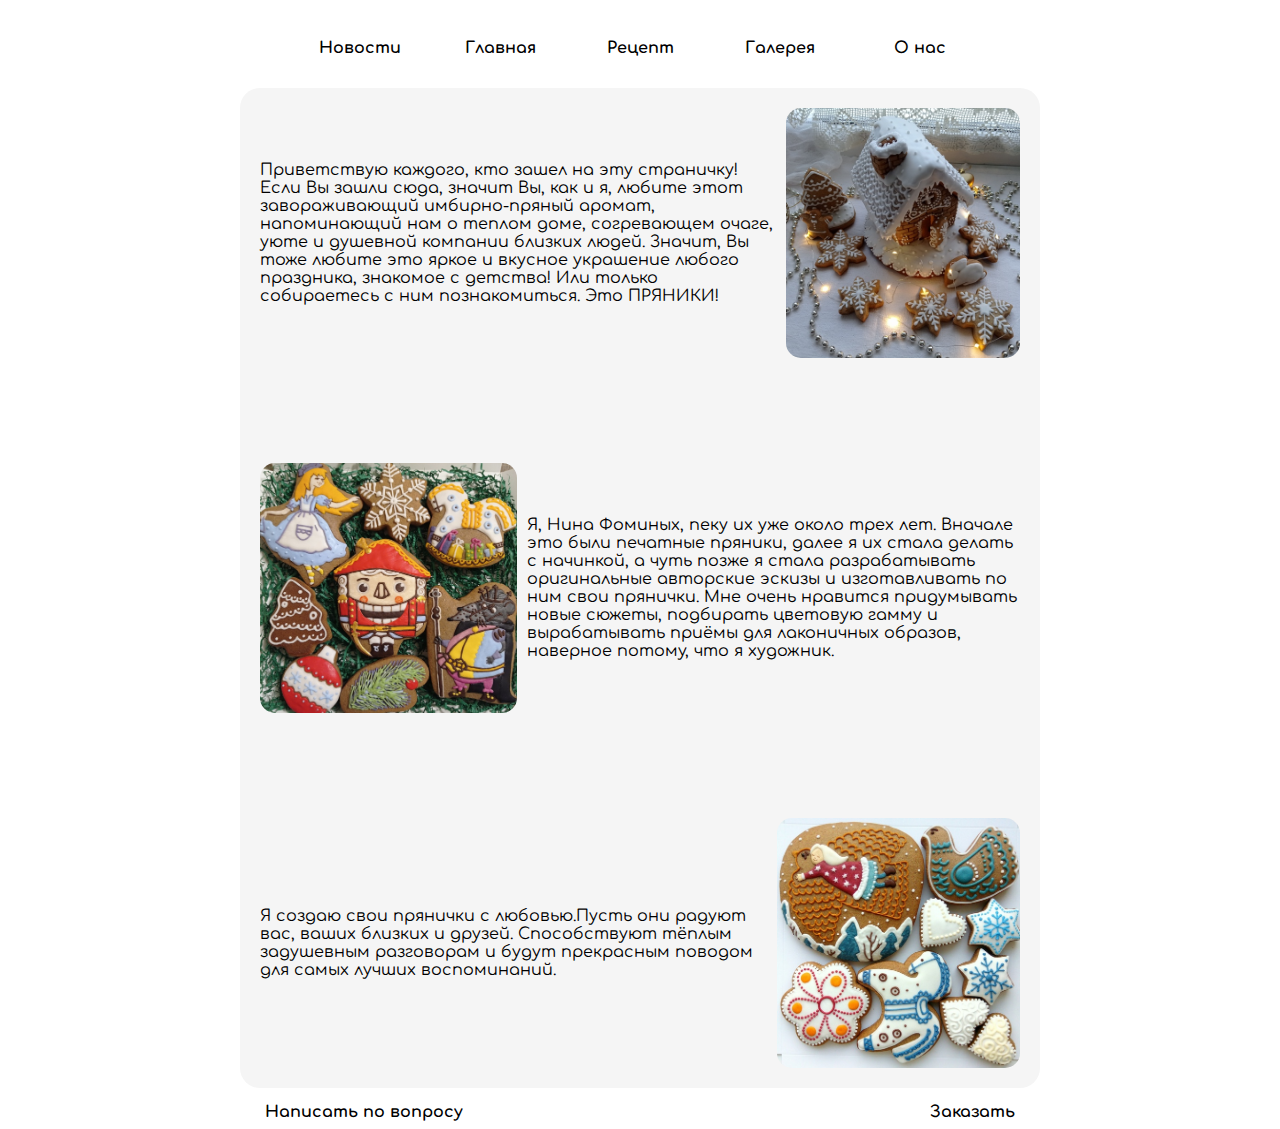
<file: index.html>
<!DOCTYPE html>
<html lang="en">
<head>
    <meta charset="UTF-8">
    <title>Title</title>
    <link rel="stylesheet" href="styles.css">
    <link rel="preconnect" href="https://fonts.googleapis.com">
    <link rel="preconnect" href="https://fonts.gstatic.com" crossorigin>
    <link href="https://fonts.googleapis.com/css2?family=Comfortaa&display=swap" rel="stylesheet">
    <meta name="viewport" content="width=device-width, initial-scale=1">

</head>
<body>
<div class="header">
    <div class="item">
        <a href="news.html">Новости</a>
    </div>
    <div class="item">
        <a href="index.html">Главная</a>
    </div>
    <div class="item">
        <a href="sostav.html">Рецепт</a>
    </div>
    <div class="item">
        <a href="https://vk.com/market-199214815?screen=group" target="_blank">Галерея</a>
    </div>
    <div class="item">
        <a href="about.html">О нас</a>
    </div>


</div>
<div class="wallpaper">
    <div class="content brd sigma">
        <div class="text-block">
            Приветствую каждого, кто зашел на эту страничку!
            Если Вы зашли сюда, значит Вы, как и я, любите этот завораживающий имбирно-пряный аромат, напоминающий нам о
            теплом доме, согревающем очаге, уюте и душевной компании близких людей.
            Значит, Вы тоже любите это яркое и вкусное украшение любого праздника, знакомое с детства!
            Или только собираетесь с ним познакомиться.
            Это ПРЯНИКИ!
        </div>
        <img class="img-block" src="images/img-1.jpg">
    </div>
    <div class="content brd reversed sigma">
        <div class="text-block">
            Я, Нина Фоминых, пеку их уже около трех лет.
            Вначале это были печатные пряники, далее я их стала делать с начинкой, а чуть позже я стала разрабатывать
            оригинальные авторские эскизы и изготавливать по ним свои прянички. Мне очень нравится придумывать новые
            сюжеты, подбирать цветовую гамму и вырабатывать приёмы для лаконичных образов, наверное потому, что я
            художник.
        </div>
        <img class="img-block" src="images/img-2.jpg">
    </div>
    <div class="content brd sigma">
        <div class="text-block">
            Я создаю свои прянички с любовью.Пусть они радуют вас, ваших близких и друзей. Способствуют тёплым
            задушевным разговорам и будут прекрасным поводом для самых лучших воспоминаний.
        </div>
        <img class="img-block" src="images/img-3.jpg">
    </div>
</div>

<div class="contact-block">
    <a href="https://vk.com/ninotcka" target="_blank" class="button">Написать по вопросу</a>
    <a href="https://vk.com/permginger" target="_blank" class="button">Заказать</a>
</div>
</body>
</html>
</file>
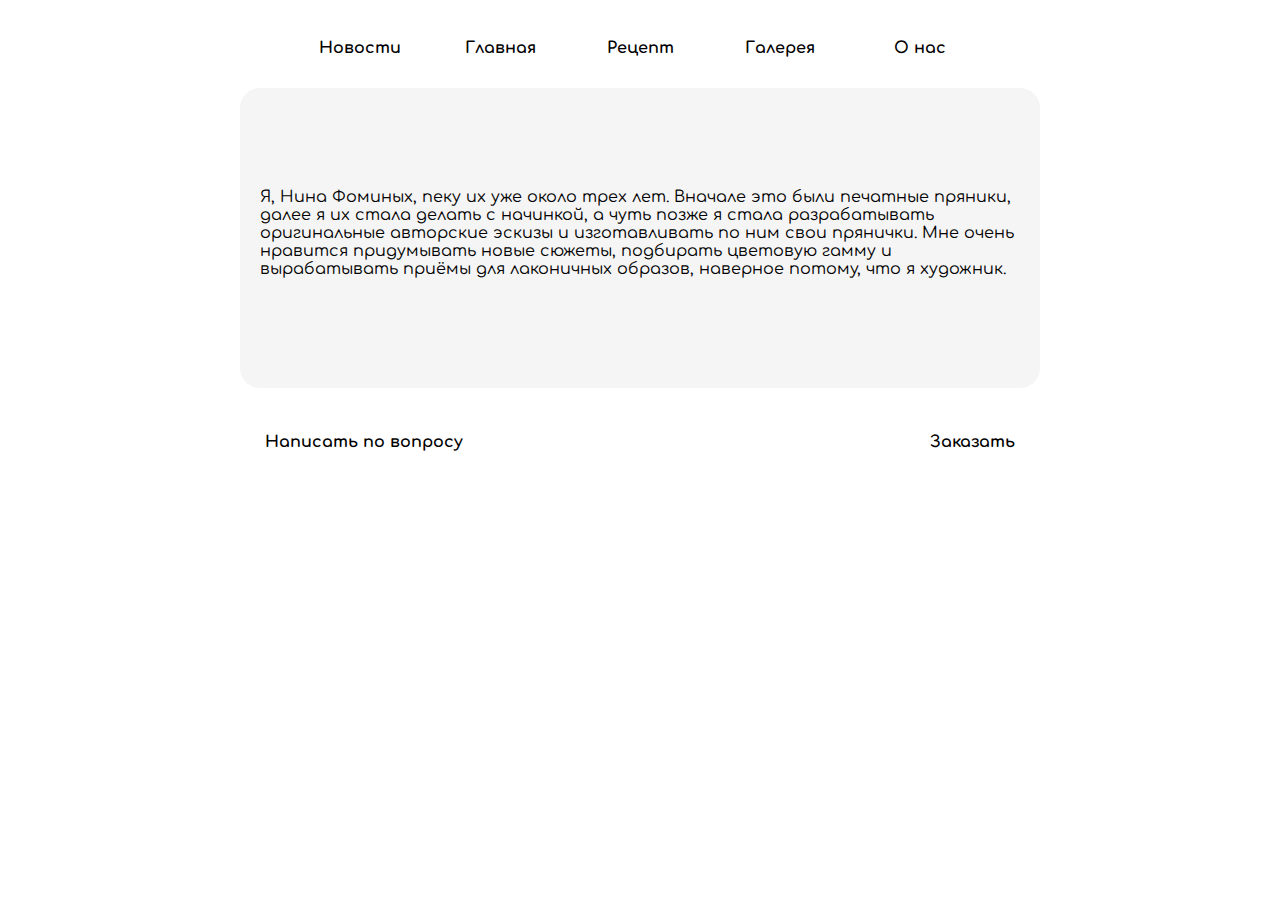
<file: about.html>
<!DOCTYPE html>
<html lang="en">
<head>
    <meta charset="UTF-8">
    <title>Title</title>
    <link rel="stylesheet" href="styles.css">
    <link rel="preconnect" href="https://fonts.googleapis.com">
    <link rel="preconnect" href="https://fonts.gstatic.com" crossorigin>
    <link href="https://fonts.googleapis.com/css2?family=Comfortaa&display=swap" rel="stylesheet">
    <meta name="viewport" content="width=device-width, initial-scale=1">

</head>
<body>
<div class="header">
    <div class="item">
        <a href="news.html">Новости</a>
    </div>
    <div class="item">
        <a href="index.html">Главная</a>
    </div>
    <div class="item">
        <a href="sostav.html">Рецепт</a>
    </div>
    <div class="item">
        <a href="https://vk.com/market-199214815?screen=group" target="_blank">Галерея</a>
    </div>
    <div class="item">
        <a href="about.html">О нас</a>
    </div>

</div>
<div class="wallpaper sostav">
    <div class="content brd">
        <div class="text-block">
            Я, Нина Фоминых, пеку их уже около трех лет.
            Вначале это были печатные пряники, далее я их стала делать с начинкой, а чуть позже я стала разрабатывать
            оригинальные авторские эскизы и изготавливать по ним свои прянички. Мне очень нравится придумывать новые
            сюжеты, подбирать цветовую гамму и вырабатывать приёмы для лаконичных образов, наверное потому, что я
            художник.
        </div>
    </div>

</div>
<div class="contact-block">
    <a href="https://vk.com/ninotcka" target="_blank" class="button">Написать по вопросу</a>
    <a href="https://vk.com/permginger" target="_blank" class="button">Заказать</a>
</div>
</body>
</html>
</file>
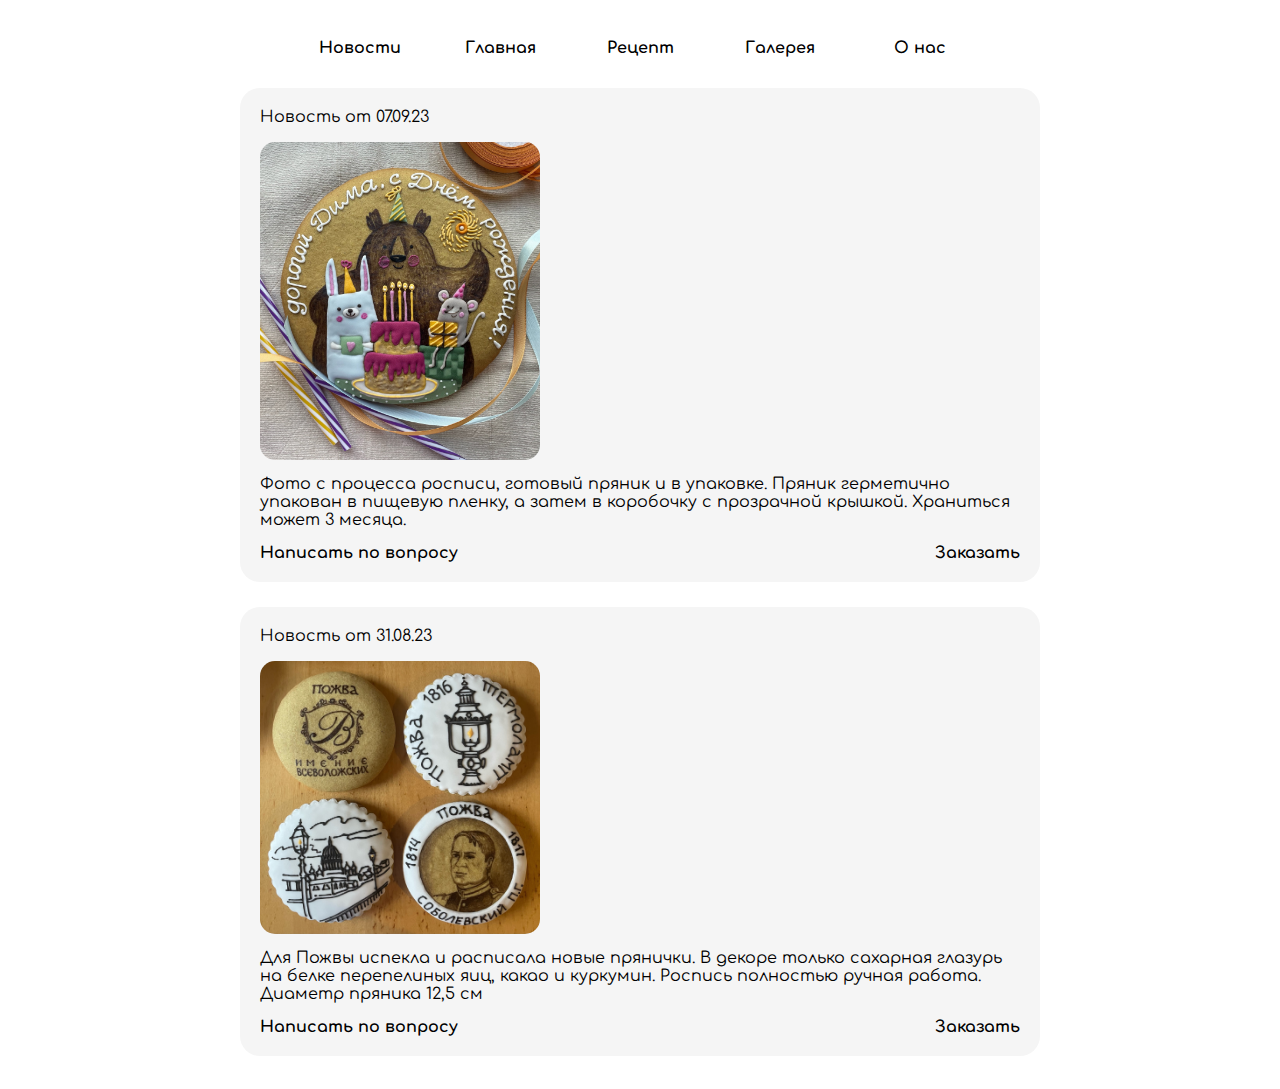
<file: news.html>
<!DOCTYPE html>
<html lang="en">
<head>
    <meta charset="UTF-8">
    <title>Title</title>
    <link rel="stylesheet" href="styles.css">
    <link rel="preconnect" href="https://fonts.googleapis.com">
    <link rel="preconnect" href="https://fonts.gstatic.com" crossorigin>
    <link href="https://fonts.googleapis.com/css2?family=Comfortaa&display=swap" rel="stylesheet">
    <meta name="viewport" content="width=device-width, initial-scale=1">

</head>
<body>
<div class="header">
    <div class="item">
        <a href="news.html">Новости</a>
    </div>
    <div class="item">
        <a href="index.html">Главная</a>
    </div>
    <div class="item">
        <a href="sostav.html">Рецепт</a>
    </div>
    <div class="item">
        <a href="https://vk.com/market-199214815?screen=group" target="_blank">Галерея</a>
    </div>
    <div class="item">
        <a href="about.html">О нас</a>
    </div>
</div>
<div class="news-bord">
    <div class="news list">
        <div class="news-date-au">
           <p class="novostroyka">Новость от 07.09.23</p>
            <img class="image-news" src="images/img_news_2.jpg">
        </div>
        <div class="news-text-au">
            Фото с процесса росписи, готовый пряник и в упаковке.
            Пряник герметично упакован в пищевую пленку, а затем в коробочку с прозрачной крышкой.
            Храниться может 3 месяца.
        </div>
        <div class="contact-block-sec">
            <a href="https://vk.com/ninotcka" target="_blank" class="button">Написать по вопросу</a>
            <a href="https://vk.com/permginger" target="_blank" class="button">Заказать</a>
        </div>
    </div>
</div>
<div class="news-bord-sec">
    <div class="news list">
        <div class="news-date-au">
           <p class="novostroyka">Новость от 31.08.23</p>
            <img class="image-news" src="images/img_news_1.jpg">
        </div>
        <div class="news-text-au">
            Для Пожвы испекла и расписала новые прянички.
            В декоре только сахарная глазурь на белке перепелиных яиц, какао и куркумин.
            Роспись полностью ручная работа.
            Диаметр пряника 12,5 см
        </div>
        <div class="contact-block-sec">
            <a href="https://vk.com/ninotcka" target="_blank" class="button">Написать по вопросу</a>
            <a href="https://vk.com/permginger" target="_blank" class="button">Заказать</a>
        </div>
    </div>
</div>
</body>
</html>
</file>
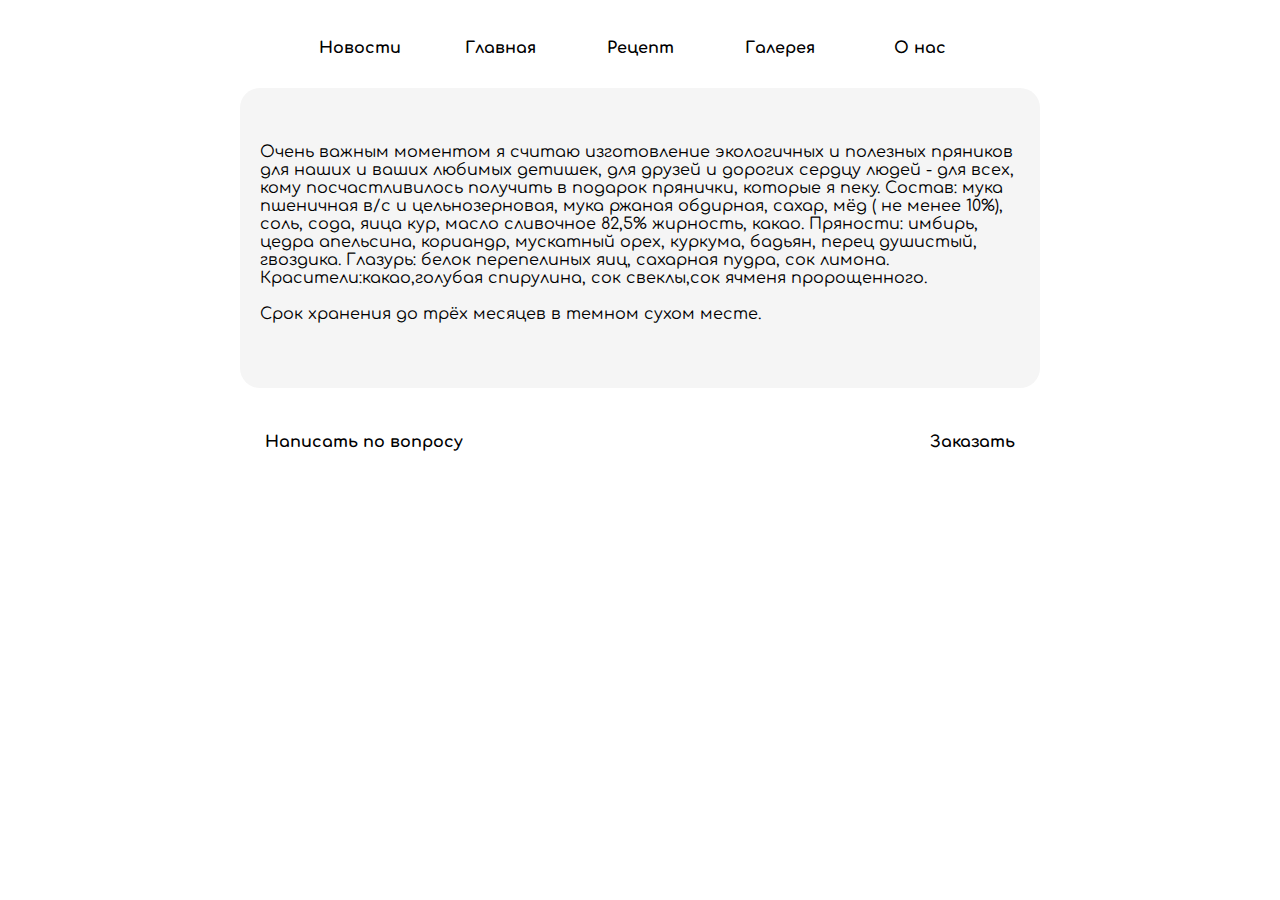
<file: sostav.html>
<!DOCTYPE html>
<html lang="en">
<head>
    <meta charset="UTF-8">
    <title>Title</title>
    <link rel="stylesheet" href="styles.css">
    <link rel="preconnect" href="https://fonts.googleapis.com">
    <link rel="preconnect" href="https://fonts.gstatic.com" crossorigin>
    <link href="https://fonts.googleapis.com/css2?family=Comfortaa&display=swap" rel="stylesheet">
    <meta name="viewport" content="width=device-width, initial-scale=1">

</head>
<body>
<div class="header">
    <div class="item">
        <a href="news.html">Новости</a>
    </div>
    <div class="item">
        <a href="index.html">Главная</a>
    </div>
    <div class="item">
        <a href="sostav.html">Рецепт</a>
    </div>
    <div class="item">
        <a href="https://vk.com/market-199214815?screen=group" target="_blank">Галерея</a>
    </div>
    <div class="item">
        <a href="about.html">О нас</a>
    </div>

</div>
<div class="wallpaper sostav">
    <div class="content brd">
        <div class="text-block">
            Очень важным моментом я считаю изготовление экологичных и полезных пряников для наших и ваших любимых
            детишек, для друзей и дорогих сердцу людей - для всех, кому посчастливилось получить в подарок прянички,
            которые я пеку.
            Cостав: мука пшеничная в/с и цельнозерновая, мука ржаная обдирная, сахар, мёд ( не менее 10%), соль, сода,
            яица кур, масло сливочное 82,5% жирность, какао.
            Пряности: имбирь, цедра апельсина, кориандр, мускатный орех, куркума, бадьян, перец душистый, гвоздика.
            Глазурь: белок перепелиных яиц, сахарная пудра, сок лимона.
            Красители:какао,голубая спирулина, сок свеклы,сок ячменя пророщенного.
             <br>
             <br>
            Срок хранения до трёх месяцев в темном сухом месте.
        </div>
    </div>

</div>
<div class="contact-block">
    <a href="https://vk.com/ninotcka" target="_blank" class="button">Написать по вопросу</a>
    <a href="https://vk.com/permginger" target="_blank" class="button">Заказать</a>
</div>
</body>
</html>
</file>
<file: styles.css>
* {
    box-sizing: border-box;
    font-family: 'Comfortaa', cursive;
}

.header {
    display: flex;
    width: 700px;
    height: 80px;
    margin: 0 auto;
    justify-content: space-around;
    align-items: center;
}

.item {
    display: flex;
    color: black;
    width: 150px;
    height: 35px;
    font-weight: bold;
    align-items: center;
    justify-content: center;
}

.wallpaper {
    display: flex;
    width: 800px;
    height: 1000px;
    background: #f5f5f5;
    justify-content: space-between;
    border-radius: 20px;
    padding: 20px;
    flex-direction: column;
    transition: ease-in-out 0.1s;
    margin-bottom: 15px;
}

body {
    display: flex;
    flex-direction: column;
    align-items: center;
}

.contact-block {
    display: flex;
    justify-content: space-between;
    width: 100%;
    align-items: flex-end;

}

.brd {


}

.content {
    display: flex;
    width: 100%;
    height: 250px;
    justify-content: space-between;
    align-items: center;
    gap: 10px;
}

a {
    color: black;
    text-decoration: none;
    font-weight: bold;
}

a:hover {
    color: mediumaquamarine;
}

.img-block {
    display: flex;
    width: auto;
    height: 100%;
    border-radius: 15px;
}

.reversed {
    flex-direction: row-reverse;
}

.sostav {
    height: 300px;
    margin-bottom: 45px;
}

.contact-block {
    width: 750px;
}
.news-bord{
    display: flex;
    width: 800px;
    height: auto;
    background-color: #f5f5f5;
    padding: 20px;
    border-radius: 20px;
    margin-bottom: 25px;
    justify-content: space-between;
}
.image-news{
    display: flex;
    width: 280px;
    height: auto;
    border-radius: 15px;
    justify-content: space-around;
    align-items: center;
}
.contact-block-sec{
    display: flex;
    justify-content: space-between;
    width: 100%;
    align-items: flex-end;
}
.news-bord-sec{
    display: flex;
    width: 800px;
    height: auto;
    background-color: #f5f5f5;
    padding: 20px;
    border-radius: 20px;
    margin-bottom: 25px;
    justify-content: space-between;
}
.news-date-au{
    margin-bottom: 15px
}
.news-text-au{
    margin-bottom: 15px;
}
.novostroyka{
    margin-top: 0px;
}
@media screen and (max-width: 1200px) {

}

@media screen and (max-width: 998px) {

}

@media screen and (max-width: 768px) {

}

@media screen and (max-width: 576px) {
    .header {
        flex-direction: column;
        gap: 25px;
        height: 300px;
        width: 100%;
    }

    .wallpaper {
        width: 100%;
        height: auto;
    }

    body {
        width: auto;
        margin: 0;
    }

    .content {
        flex-direction: column-reverse;
        width: auto;
        height: auto;
    }

    .img-block {
        width: 100%;
        height: auto;
    }

    .contact-block {
        display: flex;
        padding-bottom: 25px;
        width: 100%;
        justify-content: space-around;
    }
    .news-bord{
        width: 100%;
        height: auto;
    }
    .news-bord-sec{
        width: 100%;
        height: auto;
    }
    .news{
        flex-direction: column-reverse;
        width: auto;
        height: auto;
        margin-bottom: 50px;
    }
    .img-news{
        width: 100%;
        height: auto;
    }
    .image-news{
        width: 100%;
    }
    .sigma{
        margin-bottom: 50px;
    }
}
</file>
